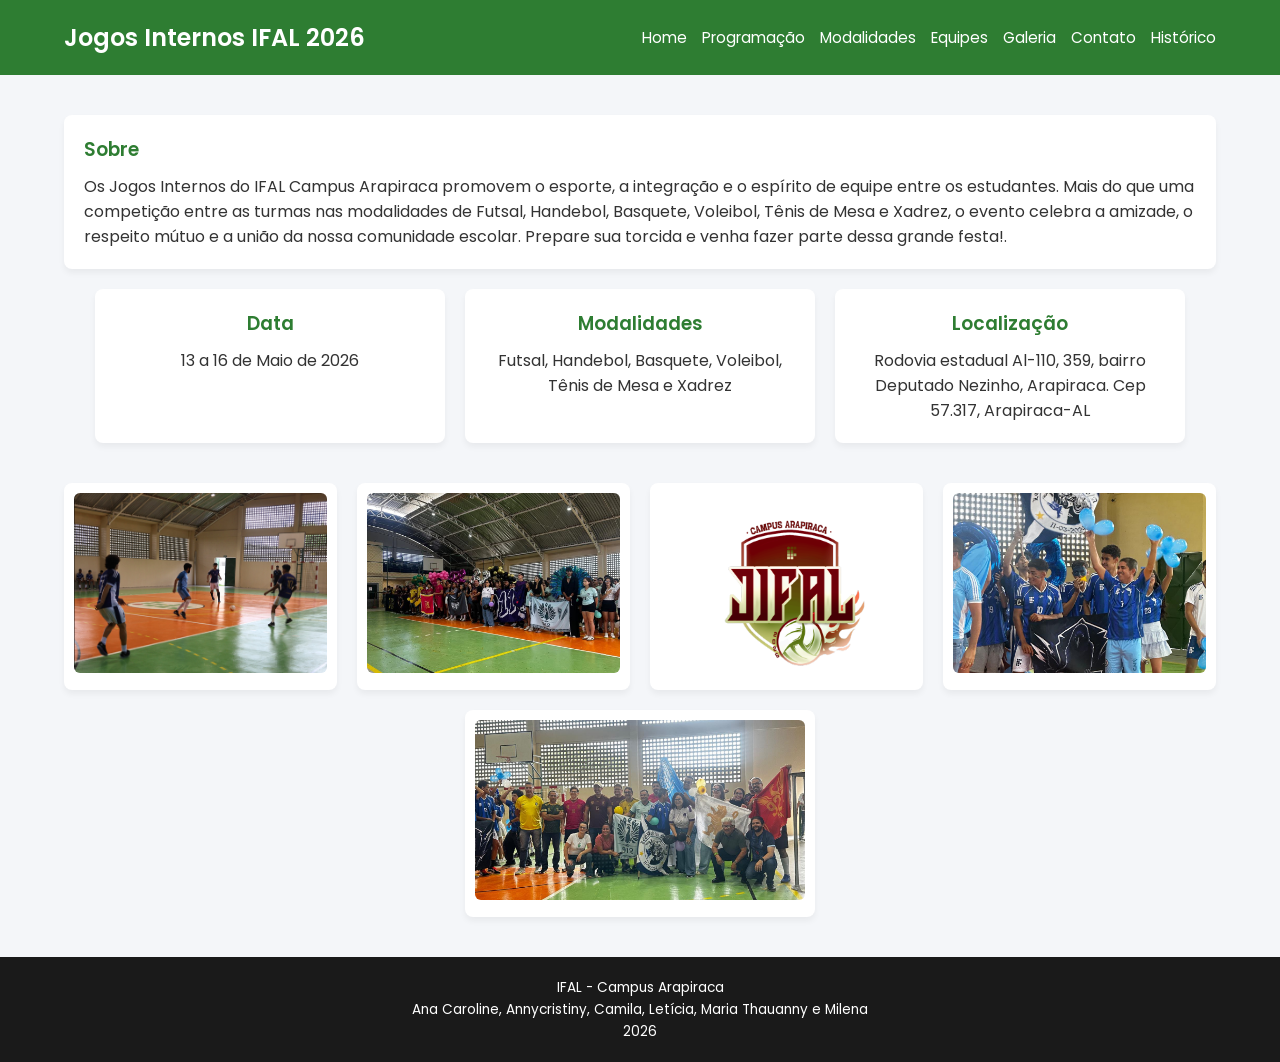
<file: index.html>
<!DOCTYPE html>
<html lang="pt-br">
<head>
    <meta charset="UTF-8">
    <meta name="viewport" content="width=device-width, initial-scale=1.0">
    <link rel="preconnect" href="https://fonts.googleapis.com">
    <link rel="preconnect" href="https://fonts.gstatic.com" crossorigin>
    <link href="https://fonts.googleapis.com/css2?family=Poppins:wght@300;400;600&display=swap" rel="stylesheet">
    <link rel="stylesheet" href="css/style.css">
    <title>Jogos Internos IFAL 2026</title>
</head>
<body>
    <header class="topo">
        <h1>Jogos Internos IFAL 2026</h1>
        <nav class="menu">
            <a href="index.html">Home</a>
            <a href="programacao.html">Programação</a>
            <a href="modalidades.html">Modalidades</a>
            <a href="equipes.html">Equipes</a>
            <a href="galeria.html">Galeria</a>
            <a href="contato.html">Contato</a>
            <a href="historico.html">Histórico</a>
        </nav>
    </header>

    <section class="container">
        <div class="card sobre">
            <h3>Sobre</h3>
            <p>Os Jogos Internos do IFAL Campus Arapiraca promovem o esporte, a integração e o espírito de equipe entre os estudantes. Mais do que uma competição entre as turmas nas modalidades de Futsal, Handebol, Basquete, Voleibol, Tênis de Mesa e Xadrez, o evento celebra a amizade, o respeito mútuo e a união da nossa comunidade escolar. Prepare sua torcida e venha fazer parte dessa grande festa!.</p>
        </div>
        <div class="cards-baixo">
            <div class="card">
                <h3>Data</h3>
                <p>13 a 16 de Maio de 2026</p>
            </div>
            <div class="card">
                <h3>Modalidades</h3>
                <p>Futsal, Handebol, Basquete, Voleibol, Tênis de Mesa e Xadrez</p>
            </div>
            <div class="card">
                <h3>Localização</h3>
                <p>Rodovia estadual Al-110, 359, bairro Deputado Nezinho, Arapiraca. Cep 57.317, Arapiraca-AL</p>
            </div>
        </div>

        <div class="cards-baixo" style="margin-top: 20px;">
            <div class="card" style="padding: 10px;"><img src="img/jogo1.png" style="width: 100%; border-radius: 6px; object-fit: cover; height: 180px;"></div>
            <div class="card" style="padding: 10px;"><img src="img/turmas.png" style="width: 100%; border-radius: 6px; object-fit: cover; height: 180px;"></div>
            <div class="card" style="padding: 10px;"><img src="img/simbolo.png" style="width: 64%; border-radius: 6px; object-fit: cover; height: 180px;"></div>
            <div class="card" style="padding: 10px;"><img src="img/turma.png" style="width: 100%; border-radius: 6px; object-fit: cover; height: 180px;"></div>
            <div class="card" style="padding: 10px;"><img src="img/padrinhos.png" style="width: 100%; border-radius: 6px; object-fit: cover; height: 180px;"></div>
        </div>
    </section>

    <footer>
        <p>IFAL - Campus Arapiraca</p>
        <p>Ana Caroline, Annycristiny, Camila, Letícia, Maria Thauanny e Milena</p>
        <p>2026</p>
    </footer>
</body>
</html>
</file>
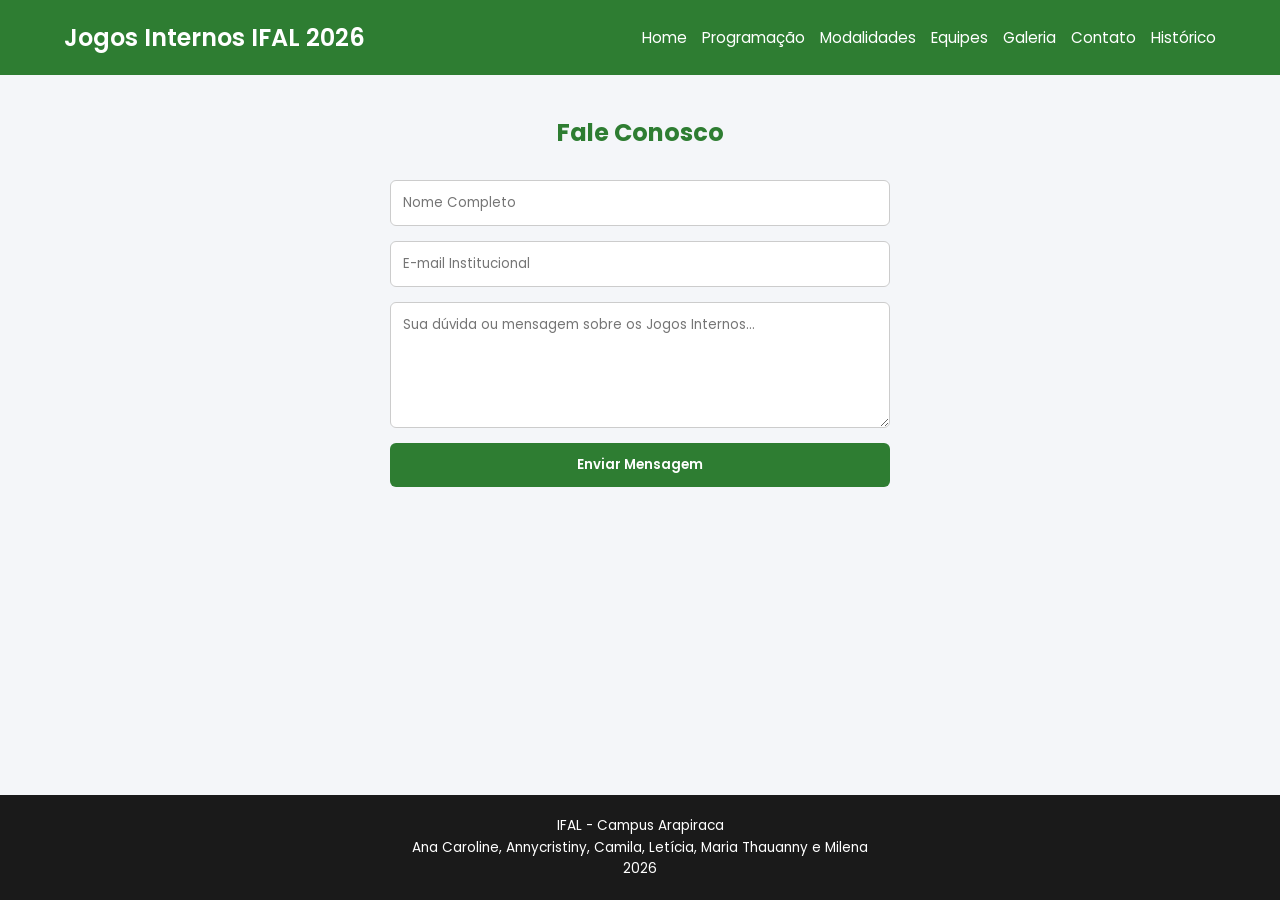
<file: contato.html>
<!DOCTYPE html>
<html lang="pt-br">
<head>
    <meta charset="UTF-8">
    <meta name="viewport" content="width=device-width, initial-scale=1.0">
    <link rel="preconnect" href="https://fonts.googleapis.com">
    <link rel="preconnect" href="https://fonts.gstatic.com" crossorigin>
    <link href="https://fonts.googleapis.com/css2?family=Poppins:wght@300;400;600&display=swap" rel="stylesheet">
    <link rel="stylesheet" href="css/style.css">
    <title>Contato - Jogos Internos IFAL</title>
</head>
<body>
    <header class="topo">
        <h1>Jogos Internos IFAL 2026</h1>
        <nav class="menu">
            <a href="index.html">Home</a>
            <a href="programacao.html">Programação</a>
            <a href="modalidades.html">Modalidades</a>
            <a href="equipes.html">Equipes</a>
            <a href="galeria.html">Galeria</a>
            <a href="contato.html">Contato</a>
            <a href="historico.html">Histórico</a>
        </nav>
    </header>

    <section class="container">
        <h2>Fale Conosco</h2>
        <form action="#" method="POST">
            <input type="text" placeholder="Nome Completo" required>
            <input type="email" placeholder="E-mail Institucional" required>
            <textarea placeholder="Sua dúvida ou mensagem sobre os Jogos Internos..." rows="5" required></textarea>
            <button type="submit">Enviar Mensagem</button>
        </form>
    </section>

    <footer>
        <p>IFAL - Campus Arapiraca</p>
        <p>Ana Caroline, Annycristiny, Camila, Letícia, Maria Thauanny e Milena</p>
        <p>2026</p>
    </footer>
</body>
</html>
</file>
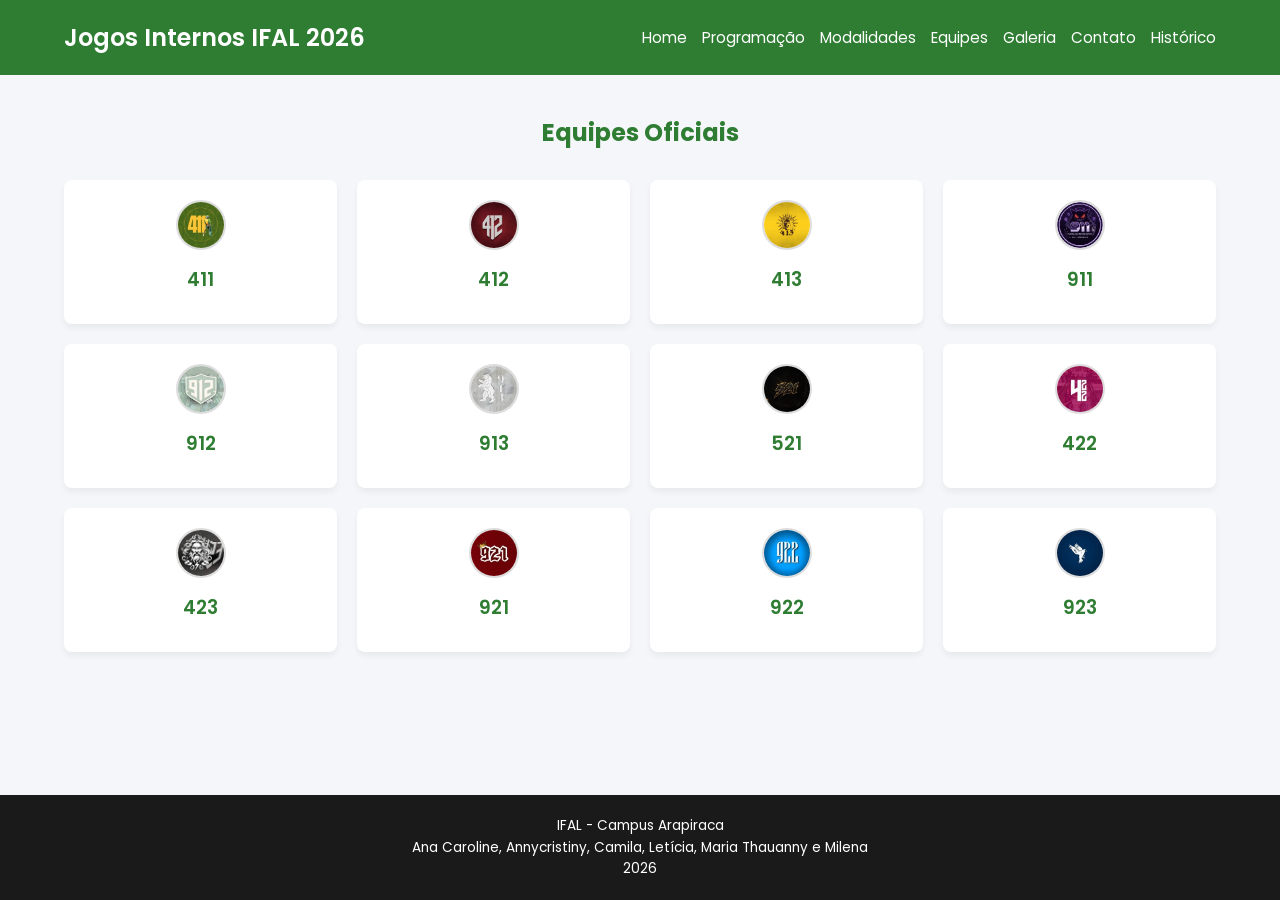
<file: equipes.html>
<!DOCTYPE html>
<html lang="pt-br">
<head>
    <meta charset="UTF-8">
    <meta name="viewport" content="width=device-width, initial-scale=1.0">
    <link rel="preconnect" href="https://fonts.googleapis.com">
    <link rel="preconnect" href="https://fonts.gstatic.com" crossorigin>
    <link href="https://fonts.googleapis.com/css2?family=Poppins:wght@300;400;600&display=swap" rel="stylesheet">
    <link rel="stylesheet" href="css/style.css">
    <title>Equipes - Jogos Internos IFAL</title>
    <style>
        .circulo-cor {
            display: flex;
            align-items: center;
            justify-content: center;
            overflow: hidden;
            background: #e0e0e0;
        }
        .circulo-cor img {
            width: 100%;
            height: 100%;
            object-fit: cover;
        }
    </style>
</head>
<body>
    <header class="topo">
        <h1>Jogos Internos IFAL 2026</h1>
        <nav class="menu">
            <a href="index.html">Home</a>
            <a href="programacao.html">Programação</a>
            <a href="modalidades.html">Modalidades</a>
            <a href="equipes.html">Equipes</a>
            <a href="galeria.html">Galeria</a>
            <a href="contato.html">Contato</a>
            <a href="historico.html">Histórico</a>
        </nav>
    </header>

    <section class="container">
        <h2>Equipes Oficiais</h2>
          <div class="cards-baixo">
            <div class="card"><div class="circulo-cor"><img src="img/411.png"></div><h3>411</h3></div>
            <div class="card"><div class="circulo-cor"><img src="img/412.png"></div><h3>412</h3></div>
            <div class="card"><div class="circulo-cor"><img src="img/413.png"></div><h3>413</h3></div>
            <div class="card"><div class="circulo-cor"><img src="img/911.png"></div><h3>911</h3></div>
            <div class="card"><div class="circulo-cor"><img src="img/912.png"></div><h3>912</h3></div>
            <div class="card"><div class="circulo-cor"><img src="img/913.png"></div><h3>913</h3></div>
            <div class="card"><div class="circulo-cor"><img src="img/521.png"></div><h3>521</h3></div>
            <div class="card"><div class="circulo-cor"><img src="img/422.png"></div><h3>422</h3></div>
            <div class="card"><div class="circulo-cor"><img src="img/423.png"></div><h3>423</h3></div>
            <div class="card"><div class="circulo-cor"><img src="img/921.png"></div><h3>921</h3></div>
            <div class="card"><div class="circulo-cor"><img src="img/922.png"></div><h3>922</h3></div>
            <div class="card"><div class="circulo-cor"><img src="img/923.png"></div><h3>923</h3></div>
        </div>
    </section>

    <footer>
        <p>IFAL - Campus Arapiraca</p>
        <p>Ana Caroline, Annycristiny, Camila, Letícia, Maria Thauanny e Milena</p>
        <p>2026</p>
    </footer>
</body>
</html>
</file>
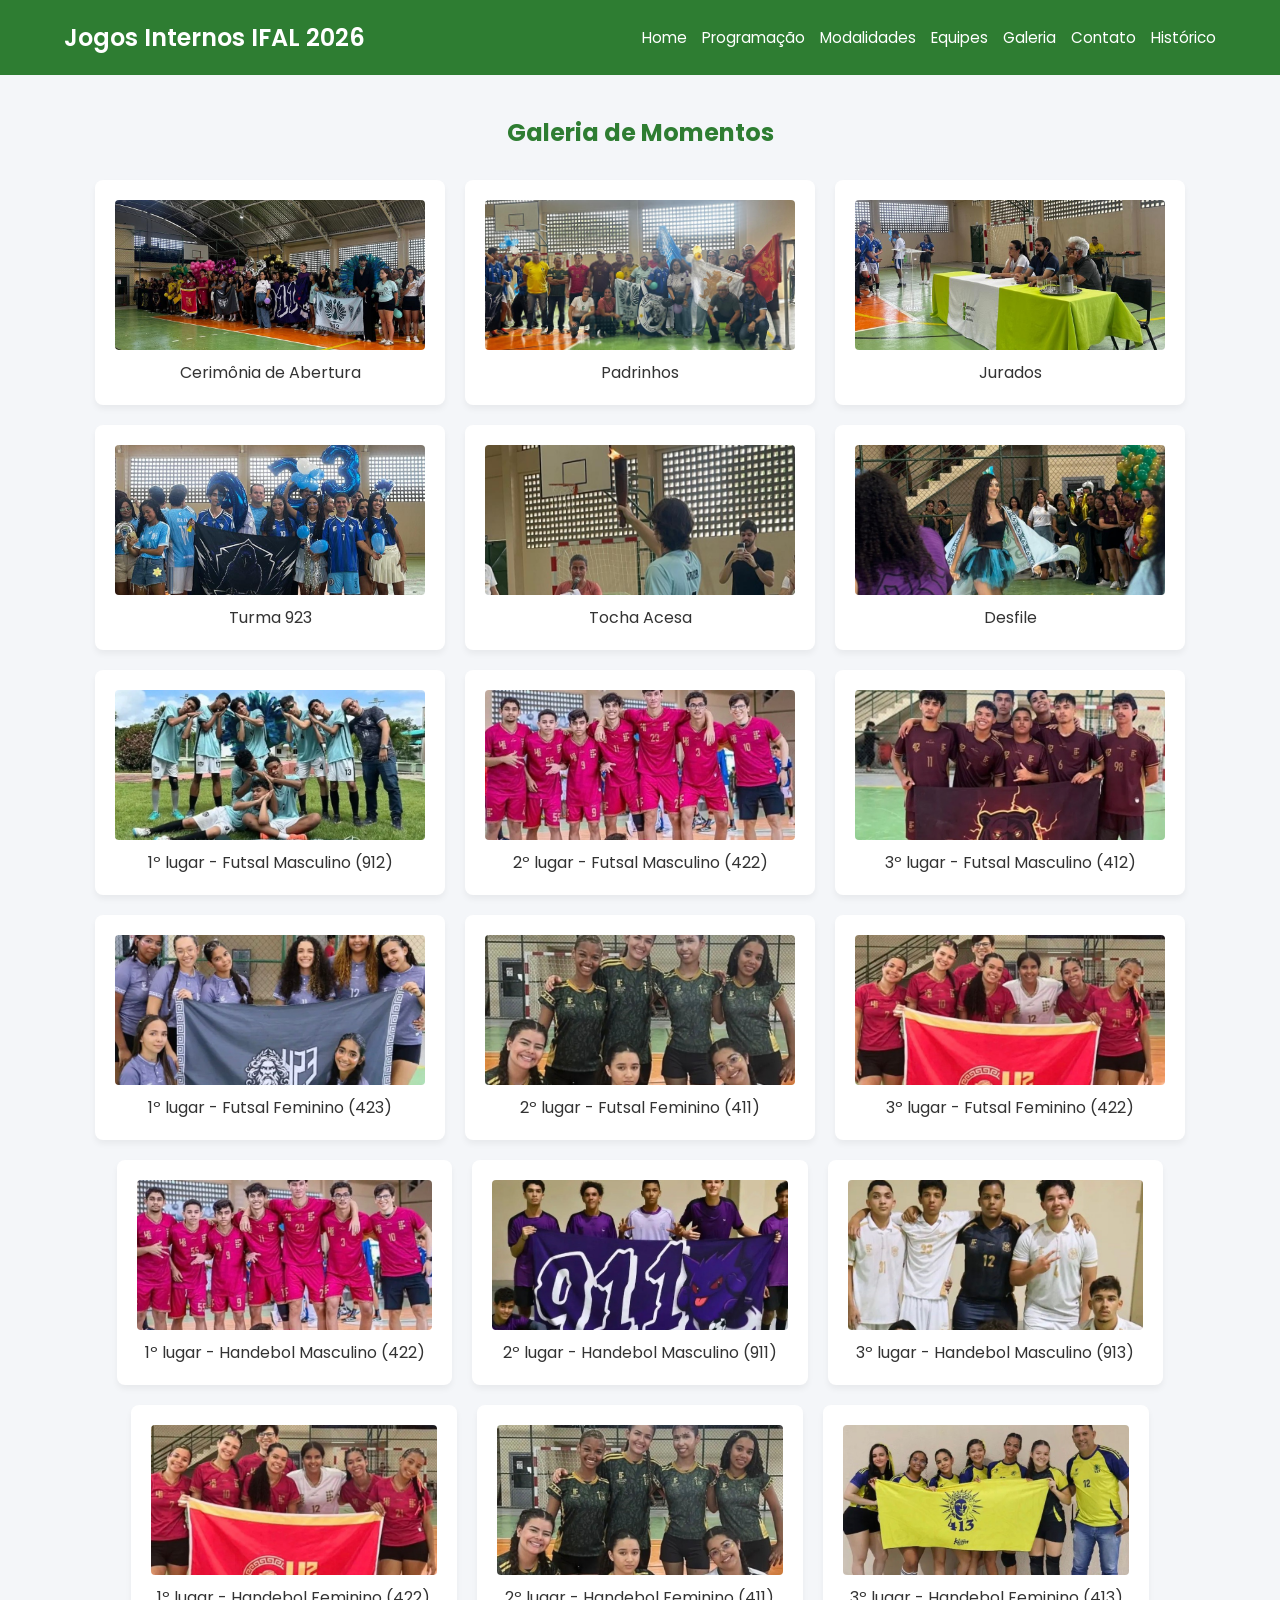
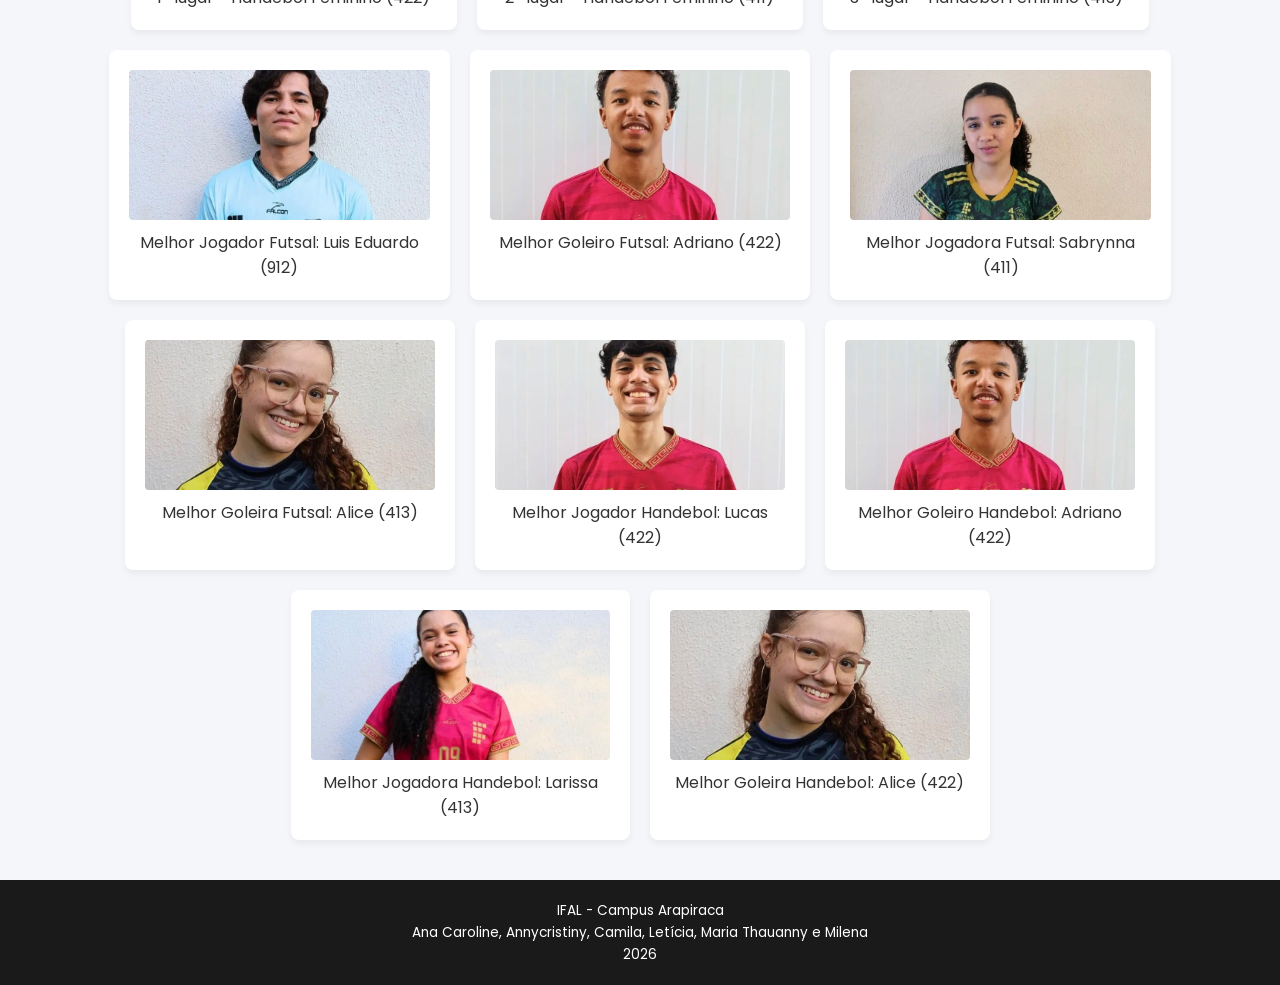
<file: galeria.html>
<!DOCTYPE html>
<html lang="pt-br">
<head>
    <meta charset="UTF-8">
    <meta name="viewport" content="width=device-width, initial-scale=1.0">
    <link rel="preconnect" href="https://fonts.googleapis.com">
    <link rel="preconnect" href="https://fonts.gstatic.com" crossorigin>
    <link href="https://fonts.googleapis.com/css2?family=Poppins:wght@300;400;600&display=swap" rel="stylesheet">
    <link rel="stylesheet" href="css/style.css">
    <title>Galeria - Jogos Internos IFAL</title>
</head>
<body>
    <header class="topo">
        <h1>Jogos Internos IFAL 2026</h1>
        <nav class="menu">
            <a href="index.html">Home</a>
            <a href="programacao.html">Programação</a>
            <a href="modalidades.html">Modalidades</a>
            <a href="equipes.html">Equipes</a>
            <a href="galeria.html">Galeria</a>
            <a href="contato.html">Contato</a>
            <a href="historico.html">Histórico</a>
        </nav>
    </header>

    <section class="container">
        <h2>Galeria de Momentos</h2>
        <div class="cards-baixo">
            <div class="card">
                <img src="img/abertura.png" alt="Cerimônia de Abertura" class="foto-galeria">
                <p style="margin-top: 10px;">Cerimônia de Abertura</p>
            </div>
            <div class="card">
                <img src="img/padrinhos.png" alt="Padrinhos" class="foto-galeria">
                <p style="margin-top: 10px;">Padrinhos</p>
            </div>
            <div class="card">
                <img src="img/jurados.jpg" alt="Jurados" class="foto-galeria">
                <p style="margin-top: 10px;">Jurados</p>
            </div>
        </div>
        <div class="cards-baixo">
            <div class="card">
                <img src="img/turma923.jpg" alt="Turma 923" class="foto-galeria">
                <p style="margin-top: 10px;">Turma 923</p>
            </div>
            <div class="card">
                <img src="img/tocha.jpg" alt="Tocha" class="foto-galeria">
                <p style="margin-top: 10px;">Tocha Acesa</p>
            </div>
            <div class="card">
                <img src="img/desfile.jpg" alt="Desfile" class="foto-galeria">
                <p style="margin-top: 10px;">Desfile</p>
            </div>
        </div>
        <div class="cards-baixo">
            <div class="card">
                <img src="img/m912.jpg" alt="Vencedores" class="foto-galeria">
                <p style="margin-top: 10px;">1º lugar - Futsal Masculino (912)</p>
            </div>
            <div class="card">
                <img src="img/m422.jpg" alt="Vencedores" class="foto-galeria">
                <p style="margin-top: 10px;">2º lugar - Futsal Masculino (422)</p>
            </div>
            <div class="card">
                <img src="img/m412.jpg" alt="Vencedores" class="foto-galeria">
                <p style="margin-top: 10px;">3º lugar - Futsal Masculino (412)</p>
            </div>
        </div>
        <div class="cards-baixo">
            <div class="card">
                <img src="img/f423.jpg" alt="Vencedores" class="foto-galeria">
                <p style="margin-top: 10px;">1º lugar - Futsal Feminino (423)</p>
            </div>
            <div class="card">
                <img src="img/f411.jpg" alt="Vencedores" class="foto-galeria">
                <p style="margin-top: 10px;">2º lugar - Futsal Feminino (411)</p>
            </div>
            <div class="card">
                <img src="img/f422.jpg" alt="Vencedores" class="foto-galeria">
                <p style="margin-top: 10px;">3º lugar - Futsal Feminino (422)</p>
            </div>
            <div class="cards-baixo">
                <div class="card">
                    <img src="img/m422.jpg" alt="Vencedores" class="foto-galeria">
                    <p style="margin-top: 10px;">1º lugar - Handebol Masculino (422)</p>
                </div>
                <div class="card">
                    <img src="img/m911.jpg" alt="Vencedores" class="foto-galeria">
                    <p style="margin-top: 10px;">2º lugar - Handebol Masculino (911)</p>
                </div>
                <div class="card">
                    <img src="img/m913.jpg" alt="Vencedores" class="foto-galeria">
                    <p style="margin-top: 10px;">3º lugar - Handebol Masculino (913)</p>
                </div>
            </div>
            <div class="cards-baixo">
                <div class="card">
                    <img src="img/f422.jpg" alt="Vencedores" class="foto-galeria">
                    <p style="margin-top: 10px;">1º lugar - Handebol Feminino (422)</p>
                </div>
                <div class="card">
                    <img src="img/f411.jpg" alt="Vencedores" class="foto-galeria">
                    <p style="margin-top: 10px;">2º lugar - Handebol Feminino (411)</p>
                </div>
                <div class="card">
                    <img src="img/f413.jpg" alt="Vencedores" class="foto-galeria">
                    <p style="margin-top: 10px;">3º lugar - Handebol Feminino (413)</p>
                </div>
            </div>
            <div class="cards-baixo">
                <div class="card">
                    <img src="img/lueduardo.jpg" alt="Vencedores" class="foto-galeria">
                    <p style="margin-top: 10px;">Melhor Jogador Futsal: Luis Eduardo (912)</p>
                </div>
                <div class="card">
                    <img src="img/adriano.jpg" alt="Vencedores" class="foto-galeria">
                    <p style="margin-top: 10px;">Melhor Goleiro Futsal: Adriano (422)</p>
                </div>
                <div class="card">
                    <img src="img/sabrynna.jpg" alt="Vencedores" class="foto-galeria">
                    <p style="margin-top: 10px;">Melhor Jogadora Futsal: Sabrynna (411)</p>
                </div>
            </div>
            <div class="cards-baixo">
                <div class="card">
                    <img src="img/alice.jpg" alt="Vencedores" class="foto-galeria">
                    <p style="margin-top: 10px;">Melhor Goleira Futsal: Alice (413)</p>
                </div>
                <div class="card">
                    <img src="img/lucas.jpg" alt="Vencedores" class="foto-galeria">
                    <p style="margin-top: 10px;">Melhor Jogador Handebol: Lucas (422)</p>
                </div>
                <div class="card">
                    <img src="img/adriano.jpg" alt="Vencedores" class="foto-galeria">
                    <p style="margin-top: 10px;">Melhor Goleiro Handebol: Adriano (422)</p>
                </div>
            </div>
            <div class="cards-baixo">
                <div class="card">
                    <img src="img/larissa.jpg" alt="Vencedores" class="foto-galeria">
                    <p style="margin-top: 10px;">Melhor Jogadora Handebol: Larissa (413)</p>
                </div>
                <div class="card">
                    <img src="img/alice.jpg" alt="Vencedores" class="foto-galeria">
                    <p style="margin-top: 10px;">Melhor Goleira Handebol: Alice (422)</p>
                </div>
            </div>
        </div>
    </section>

    <footer>
        <p>IFAL - Campus Arapiraca</p>
        <p>Ana Caroline, Annycristiny, Camila, Letícia, Maria Thauanny e Milena</p>
        <p>2026</p>
    </footer>
</body>
</html>
</file>
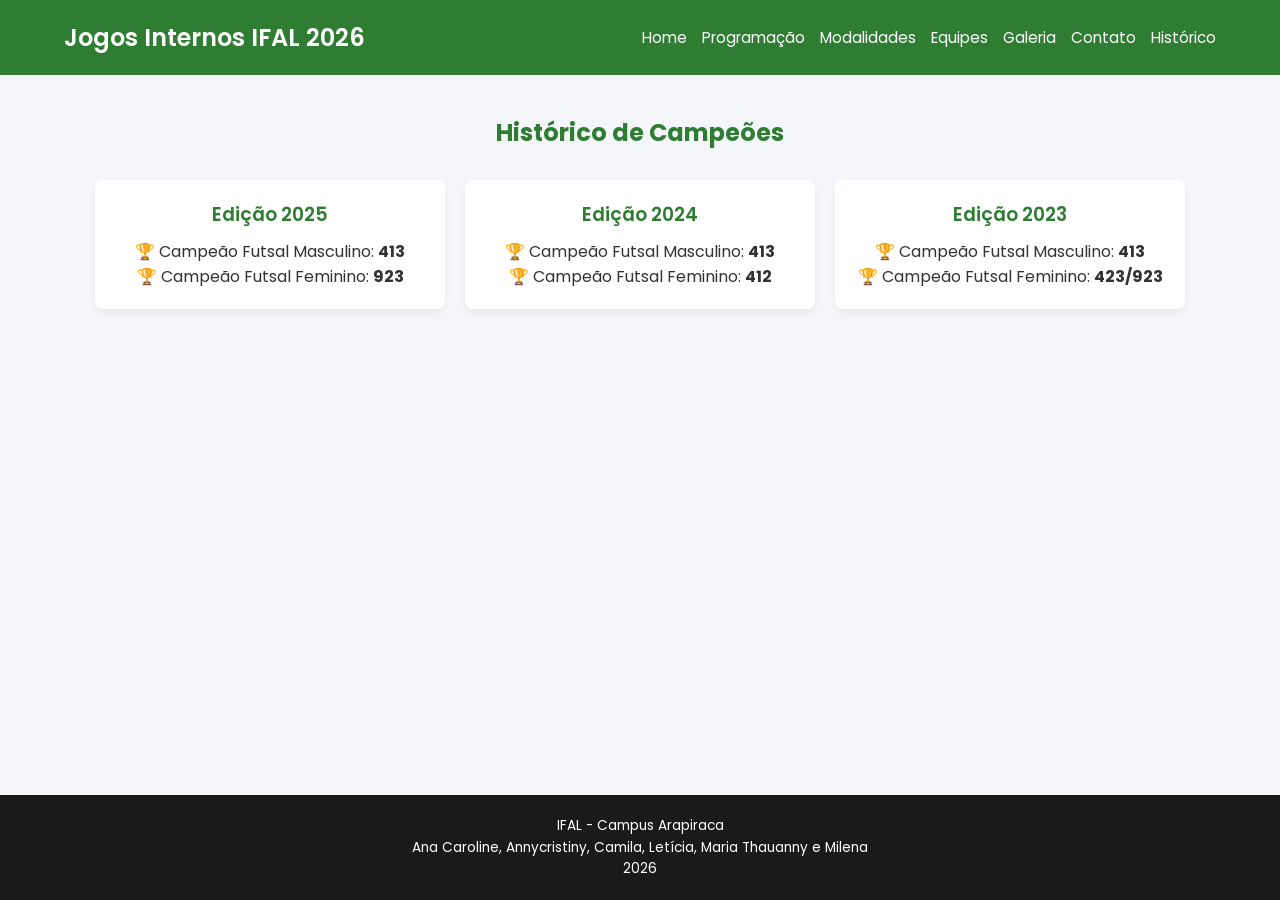
<file: historico.html>
<!DOCTYPE html>
<html lang="pt-br">
<head>
    <meta charset="UTF-8">
    <meta name="viewport" content="width=device-width, initial-scale=1.0">
    <link rel="preconnect" href="https://fonts.googleapis.com">
    <link rel="preconnect" href="https://fonts.gstatic.com" crossorigin>
    <link href="https://fonts.googleapis.com/css2?family=Poppins:wght@300;400;600&display=swap" rel="stylesheet">
    <link rel="stylesheet" href="css/style.css">
    <title>Histórico - Jogos Internos IFAL</title>
</head>
<body>
    <header class="topo">
        <h1>Jogos Internos IFAL 2026</h1>
        <nav class="menu">
            <a href="index.html">Home</a>
            <a href="programacao.html">Programação</a>
            <a href="modalidades.html">Modalidades</a>
            <a href="equipes.html">Equipes</a>
            <a href="galeria.html">Galeria</a>
            <a href="contato.html">Contato</a>
            <a href="historico.html">Histórico</a>
        </nav>
    </header>

    <section class="container">
        <h2>Histórico de Campeões</h2>
        <div class="cards-baixo">
            <div class="card">
                <h3>Edição 2025</h3>
                <p>🏆 Campeão Futsal Masculino: <strong>413</strong></p>
                <p>🏆 Campeão Futsal Feminino: <strong>923</strong></p>
            </div>
            <div class="card">
                <h3>Edição 2024</h3>
                <p>🏆 Campeão Futsal Masculino: <strong>413</strong></p>
                <p>🏆 Campeão Futsal Feminino: <strong>412</strong></p>
            </div>
            <div class="card">
                <h3>Edição 2023</h3>
                <p>🏆 Campeão Futsal Masculino: <strong>413</strong></p>
                <p>🏆 Campeão Futsal Feminino: <strong>423/923</strong></p>
            </div>
        </div>
    </section>

    <footer>
        <p>IFAL - Campus Arapiraca</p>
        <p>Ana Caroline, Annycristiny, Camila, Letícia, Maria Thauanny e Milena</p>
        <p>2026</p>
    </footer>
</body>
</html>
</file>
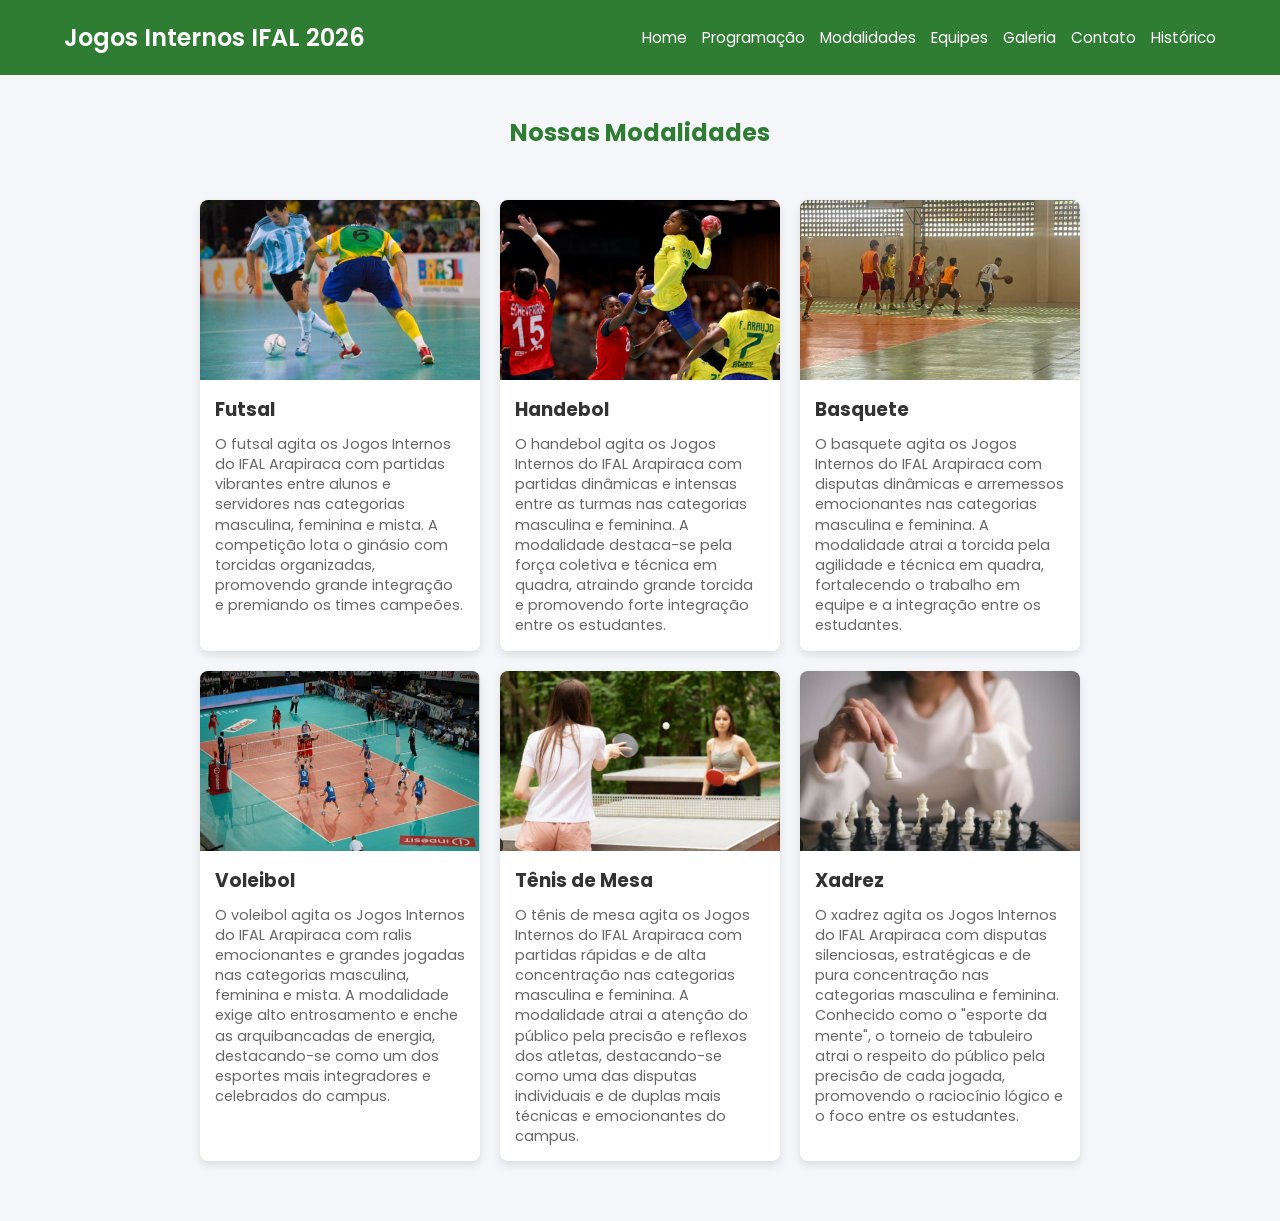
<file: modalidades.html>
<!DOCTYPE html>
<html lang="pt-br">
<head>
    <meta charset="UTF-8">
    <meta name="viewport" content="width=device-width, initial-scale=1.0">
    <link rel="preconnect" href="https://fonts.googleapis.com">
    <link rel="preconnect" href="https://fonts.gstatic.com" crossorigin>
    <link href="https://fonts.googleapis.com/css2?family=Poppins:wght@300;400;600&display=swap" rel="stylesheet">
    <link rel="stylesheet" href="css/style.css">
    <title>Modalidades - Jogos Internos IFAL</title>
</head>
<body>
    <header class="topo">
        <h1>Jogos Internos IFAL 2026</h1>
        <nav class="menu">
            <a href="index.html">Home</a>
            <a href="programacao.html">Programação</a>
            <a href="modalidades.html">Modalidades</a>
            <a href="equipes.html">Equipes</a>
            <a href="galeria.html">Galeria</a>
            <a href="contato.html">Contato</a>
            <a href="historico.html">Histórico</a>
        </nav>
    </header>

    <section class="container">
        <h2>Nossas Modalidades</h2>

        <div class="flex-container-modalidades">

            <div class="card-modalidade">
                <div class="card-imagem">
                    <img src="img/futsal.jpg" alt="Futsal">
                </div>
                <div class="card-texto">
                    <h3>Futsal</h3>
                    <p>O futsal agita os Jogos Internos do IFAL Arapiraca com partidas vibrantes entre alunos e servidores nas categorias masculina, feminina e mista. A competição lota o ginásio com torcidas organizadas, promovendo grande integração e premiando os times campeões.</p>
                </div>
            </div>

            <div class="card-modalidade">
                <div class="card-imagem">
                    <img src="img/handebol.jpg" alt="Handebol">
                </div>
                <div class="card-texto">
                    <h3>Handebol</h3>
                    <p>O handebol agita os Jogos Internos do IFAL Arapiraca com partidas dinâmicas e intensas entre as turmas nas categorias masculina e feminina. A modalidade destaca-se pela força coletiva e técnica em quadra, atraindo grande torcida e promovendo forte integração entre os estudantes.</p>
                </div>
            </div>

            <div class="card-modalidade">
                <div class="card-imagem">
                    <img src="img/basquete.png" alt="Basquete">
                </div>
                <div class="card-texto">
                    <h3>Basquete</h3>
                    <p>O basquete agita os Jogos Internos do IFAL Arapiraca com disputas dinâmicas e arremessos emocionantes nas categorias masculina e feminina. A modalidade atrai a torcida pela agilidade e técnica em quadra, fortalecendo o trabalho em equipe e a integração entre os estudantes.</p>
                </div>
            </div>

            <div class="card-modalidade">
                <div class="card-imagem">
                    <img src="img/voleibol.jpg" alt="Voleibol">
                </div>
                <div class="card-texto">
                    <h3>Voleibol</h3>
                    <p>O voleibol agita os Jogos Internos do IFAL Arapiraca com ralis emocionantes e grandes jogadas nas categorias masculina, feminina e mista. A modalidade exige alto entrosamento e enche as arquibancadas de energia, destacando-se como um dos esportes mais integradores e celebrados do campus.</p>
                </div>
            </div>

            <div class="card-modalidade">
                <div class="card-imagem">
                    <img src="img/tenis_mesa.jpg" alt="Tênis de Mesa">
                </div>
                <div class="card-texto">
                    <h3>Tênis de Mesa</h3>
                    <p>O tênis de mesa agita os Jogos Internos do IFAL Arapiraca com partidas rápidas e de alta concentração nas categorias masculina e feminina. A modalidade atrai a atenção do público pela precisão e reflexos dos atletas, destacando-se como uma das disputas individuais e de duplas mais técnicas e emocionantes do campus.</p>
                </div>
            </div>

            <div class="card-modalidade">
                <div class="card-imagem">
                    <img src="img/xadrez.jpg" alt="Xadrez">
                </div>
                <div class="card-texto">
                    <h3>Xadrez</h3>
                    <p>O xadrez agita os Jogos Internos do IFAL Arapiraca com disputas silenciosas, estratégicas e de pura concentração nas categorias masculina e feminina. Conhecido como o "esporte da mente", o torneio de tabuleiro atrai o respeito do público pela precisão de cada jogada, promovendo o raciocínio lógico e o foco entre os estudantes.</p>
                </div>
            </div>

        </div>
    </section>
</file>
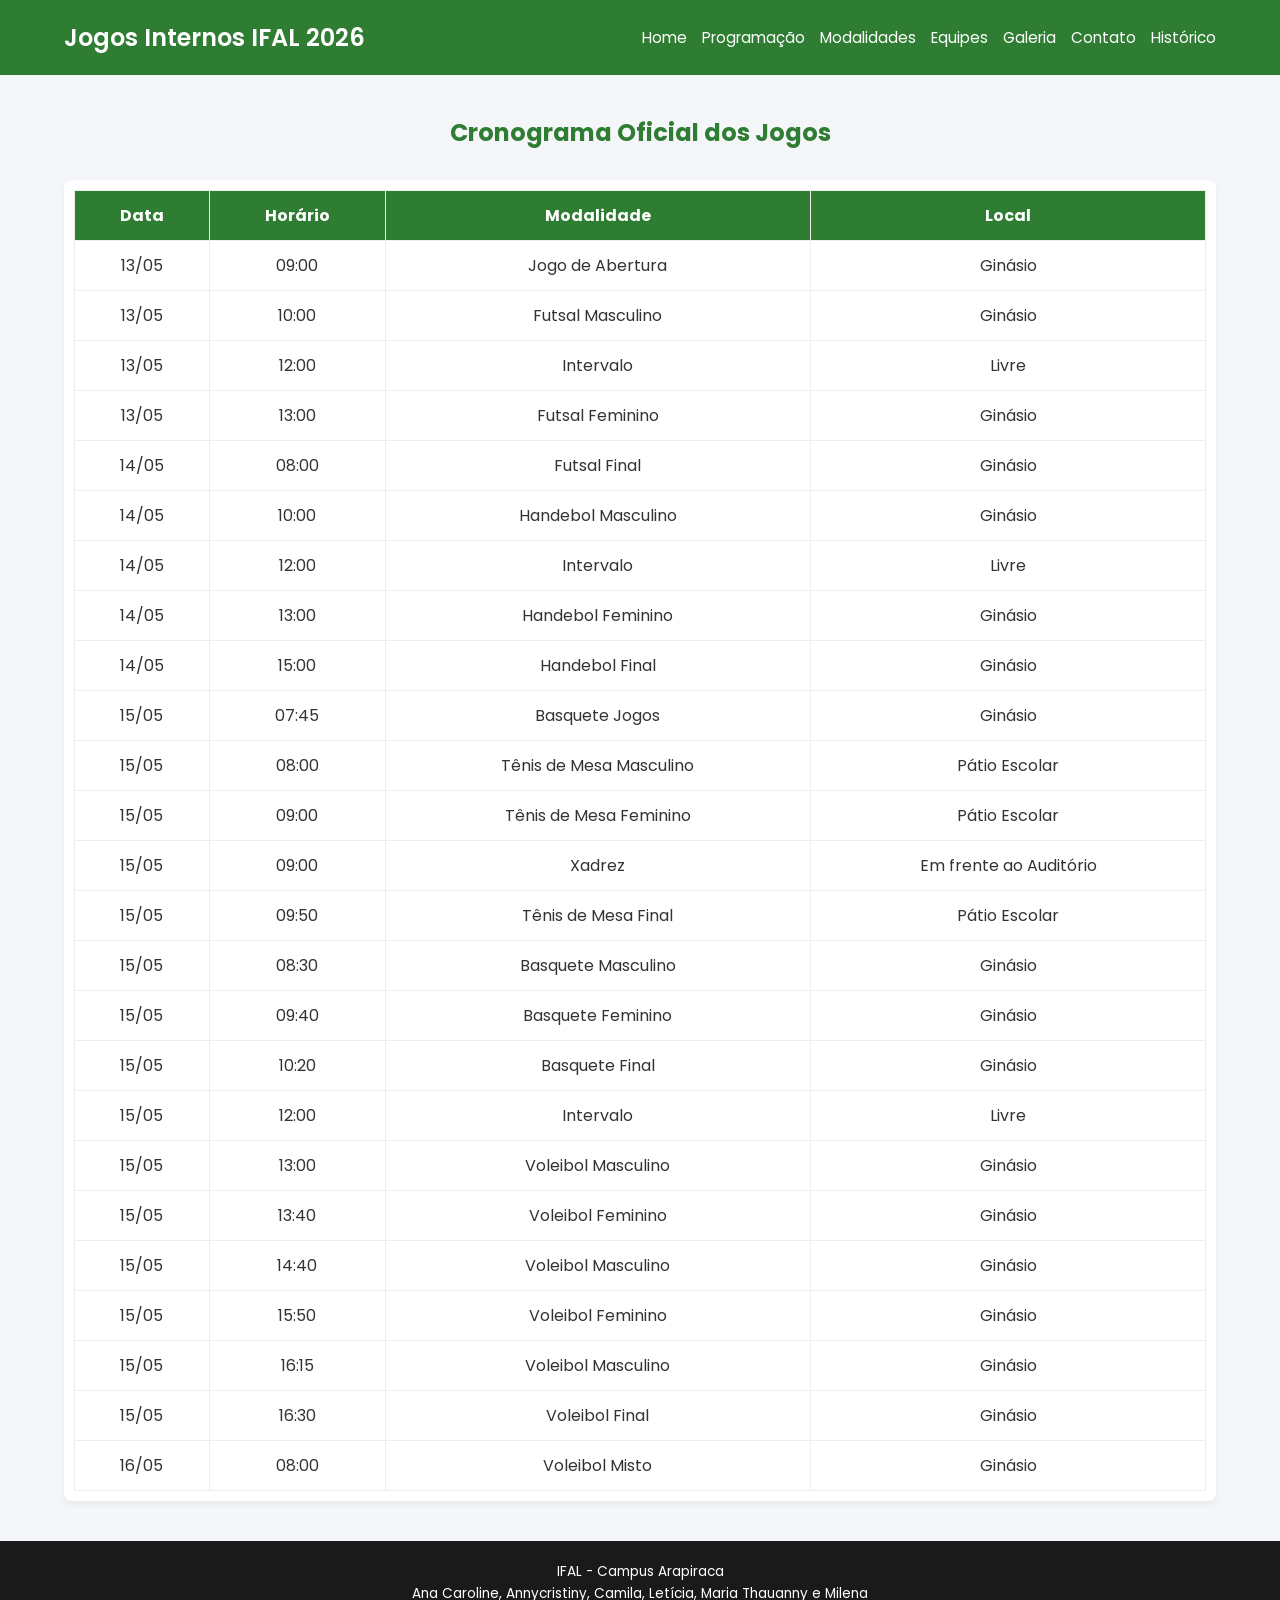
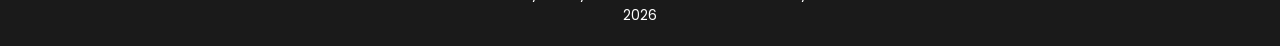
<file: programacao.html>
<!DOCTYPE html>
<html lang="pt-br">
<head>
    <meta charset="UTF-8">
    <meta name="viewport" content="width=device-width, initial-scale=1.0">
    <link rel="preconnect" href="https://fonts.googleapis.com">
    <link rel="preconnect" href="https://fonts.gstatic.com" crossorigin>
    <link href="https://fonts.googleapis.com/css2?family=Poppins:wght@300;400;600&display=swap" rel="stylesheet">
    <link rel="stylesheet" href="css/style.css">
    <title>Programação - Jogos Internos IFAL</title>
</head>
<body>
    <header class="topo">
        <h1>Jogos Internos IFAL 2026</h1>
        <nav class="menu">
            <a href="index.html">Home</a>
            <a href="programacao.html">Programação</a>
            <a href="modalidades.html">Modalidades</a>
            <a href="equipes.html">Equipes</a>
            <a href="galeria.html">Galeria</a>
            <a href="contato.html">Contato</a>
            <a href="historico.html">Histórico</a>
        </nav>
    </header>

    <section class="container">
        <h2>Cronograma Oficial dos Jogos</h2>
        <div class="tabela-container">
            <table>
                <thead>
                    <tr>
                        <th>Data</th>
                        <th>Horário</th>
                        <th>Modalidade</th>
                        <th>Local</th>
                    </tr>
                </thead>
                <tbody>
                    <tr><td>13/05</td><td>09:00</td><td>Jogo de Abertura</td><td>Ginásio</td></tr>
                    <tr><td>13/05</td><td>10:00</td><td>Futsal Masculino</td><td>Ginásio</td></tr>
                    <tr><td>13/05</td><td>12:00</td><td>Intervalo</td><td>Livre</td></tr>
                    <tr><td>13/05</td><td>13:00</td><td>Futsal Feminino</td><td>Ginásio</td></tr>
                    <tr><td>14/05</td><td>08:00</td><td>Futsal Final</td><td>Ginásio</td></tr>
                    <tr><td>14/05</td><td>10:00</td><td>Handebol Masculino</td><td>Ginásio</td></tr>
                    <tr><td>14/05</td><td>12:00</td><td>Intervalo</td><td>Livre</td></tr>
                    <tr><td>14/05</td><td>13:00</td><td>Handebol Feminino</td><td>Ginásio</td></tr>
                    <tr><td>14/05</td><td>15:00</td><td>Handebol Final</td><td>Ginásio</td></tr>
                    <tr><td>15/05</td><td>07:45</td><td>Basquete Jogos</td><td>Ginásio</td></tr>
                    <tr><td>15/05</td><td>08:00</td><td>Tênis de Mesa Masculino</td><td>Pátio Escolar</td></tr>
                    <tr><td>15/05</td><td>09:00</td><td>Tênis de Mesa Feminino</td><td>Pátio Escolar</td></tr>
                    <tr><td>15/05</td><td>09:00</td><td>Xadrez</td><td>Em frente ao Auditório</td></tr>
                    <tr><td>15/05</td><td>09:50</td><td>Tênis de Mesa Final</td><td>Pátio Escolar</td></tr>
                    <tr><td>15/05</td><td>08:30</td><td>Basquete Masculino</td><td>Ginásio</td></tr>
                    <tr><td>15/05</td><td>09:40</td><td>Basquete Feminino</td><td>Ginásio</td></tr>
                    <tr><td>15/05</td><td>10:20</td><td>Basquete Final</td><td>Ginásio</td></tr>
                    <tr><td>15/05</td><td>12:00</td><td>Intervalo</td><td>Livre</td></tr>
                    <tr><td>15/05</td><td>13:00</td><td>Voleibol Masculino</td><td>Ginásio</td></tr>
                    <tr><td>15/05</td><td>13:40</td><td>Voleibol Feminino</td><td>Ginásio</td></tr>
                    <tr><td>15/05</td><td>14:40</td><td>Voleibol Masculino</td><td>Ginásio</td></tr>
                    <tr><td>15/05</td><td>15:50</td><td>Voleibol Feminino</td><td>Ginásio</td></tr>
                    <tr><td>15/05</td><td>16:15</td><td>Voleibol Masculino</td><td>Ginásio</td></tr>
                    <tr><td>15/05</td><td>16:30</td><td>Voleibol Final</td><td>Ginásio</td></tr>
                    <tr><td>16/05</td><td>08:00</td><td>Voleibol Misto</td><td>Ginásio</td></tr>
                    
                </tbody>
            </table>
        </div>
    </section>

    <footer>
        <p>IFAL - Campus Arapiraca</p>
        <p>Ana Caroline, Annycristiny, Camila, Letícia, Maria Thauanny e Milena</p>
        <p>2026</p>
    </footer>
</body>
</html>
</file>
<file: css/style.css>
* {
    margin: 0;
    padding: 0;
    box-sizing: border-box;
}

body {
    font-family: 'Poppins', sans-serif;
    background-color: #f4f6f9;
    color: #333333;
    display: flex;
    flex-direction: column;
    min-height: 100vh;
}

.topo {
    background-color: #2e7d32;
    color: #ffffff;
    padding: 20px 5%;
    display: flex;
    justify-content: space-between;
    align-items: center;
    flex-wrap: wrap;
    gap: 15px;
}

.topo h1 {
    font-size: 1.5rem;
    font-weight: 600;
}

.menu {
    display: flex;
    gap: 15px;
    flex-wrap: wrap;
}

.menu a {
    color: #ffffff;
    text-decoration: none;
    font-weight: 400;
    font-size: 0.95rem;
    transition: opacity 0.2s;
}

.menu a:hover {
    opacity: 0.8;
}

.container {
    flex: 1;
    padding: 40px 5%;
    display: flex;
    flex-direction: column;
    gap: 20px;
}

.container h2 {
    color: #2e7d32;
    text-align: center;
    margin-bottom: 10px;
}

.card {
    background-color: #ffffff;
    padding: 20px;
    border-radius: 8px;
    box-shadow: 0 4px 6px rgba(0,0,0,0.05);
}

.card h3 {
    color: #2e7d32;
    margin-bottom: 10px;
    font-weight: 600;
}

.cards-baixo {
    display: flex;
    flex-wrap: wrap;
    gap: 20px;
    justify-content: center;
}

.cards-baixo .card {
    flex: 1 1 250px;
    max-width: 350px;
    text-align: center;
}

.circulo-cor {
    width: 50px;
    height: 50px;
    border-radius: 50%;
    margin: 0 auto 15px;
    border: 2px solid #dddddd;
}

.tabela-container {
    overflow-x: auto;
    background: #ffffff;
    padding: 10px;
    border-radius: 8px;
    box-shadow: 0 4px 6px rgba(0,0,0,0.05);
}

table {
    width: 100%;
    border-collapse: collapse;
}

th, td {
    padding: 12px;
    border: 1px solid #eeeeee;
    text-align: center;
}

th {
    background-color: #2e7d32;
    color: #ffffff;
}

form {
    display: flex;
    flex-direction: column;
    gap: 15px;
    max-width: 500px;
    margin: 0 auto;
    width: 100%;
}

input, textarea, button {
    padding: 12px;
    border-radius: 6px;
    border: 1px solid #cccccc;
    font-family: 'Poppins', sans-serif;
}

button {
    background-color: #2e7d32;
    color: white;
    font-weight: 600;
    cursor: pointer;
    border: none;
}

footer {
    background-color: #1a1a1a;
    color: #ffffff;
    text-align: center;
    padding: 20px;
    font-size: 0.85rem;
    line-height: 1.6;
    margin-top: auto;
}

.foto-galeria {
    width: 100%;
    height: 150px;
    object-fit: cover;
    object-position: center;
    border-radius: 4px;
    display: block;
}
.flex-container-modalidades {
    display: flex;
    flex-wrap: wrap;
    justify-content: center;
    gap: 20px;
    padding: 20px 0;
}

.card-modalidade {
    display: flex;
    flex-direction: column;
    background-color: #fff;
    border-radius: 8px;
    box-shadow: 0 4px 8px rgba(0, 0, 0, 0.1);
    overflow: hidden;
    width: 280px;
    transition: transform 0.3s ease;
}
.card-modalidade:hover {
    transform: translateY(-5px);
}

.card-imagem img {
    width: 100%;
    height: 180px;
    object-fit: cover;
    display: block;
}

.card-texto {
    padding: 15px;
}

.card-texto h3 {
    margin-top: 0;
    margin-bottom: 10px;
    color: #333;
}

.card-texto p {
    font-size: 0.9rem;
    color: #666;
    line-height: 1.4;
    margin: 0;
}
</file>
